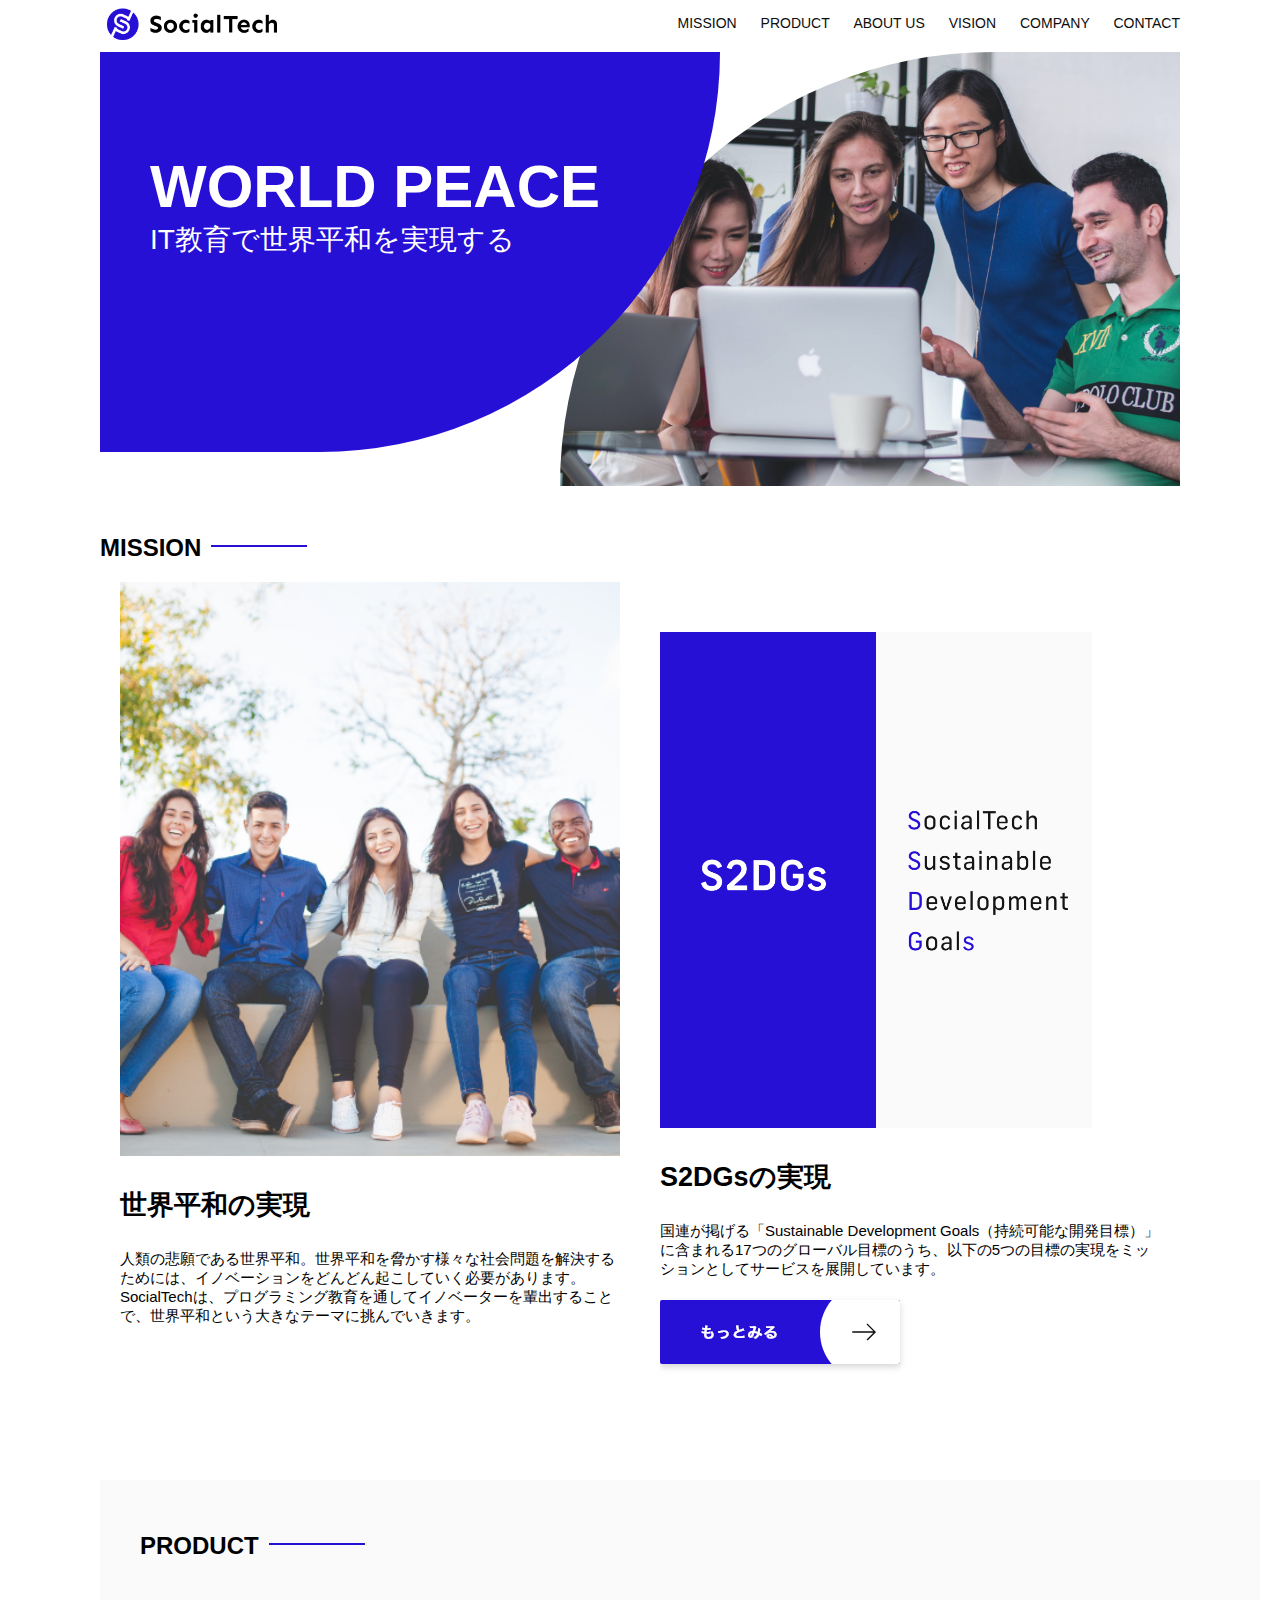
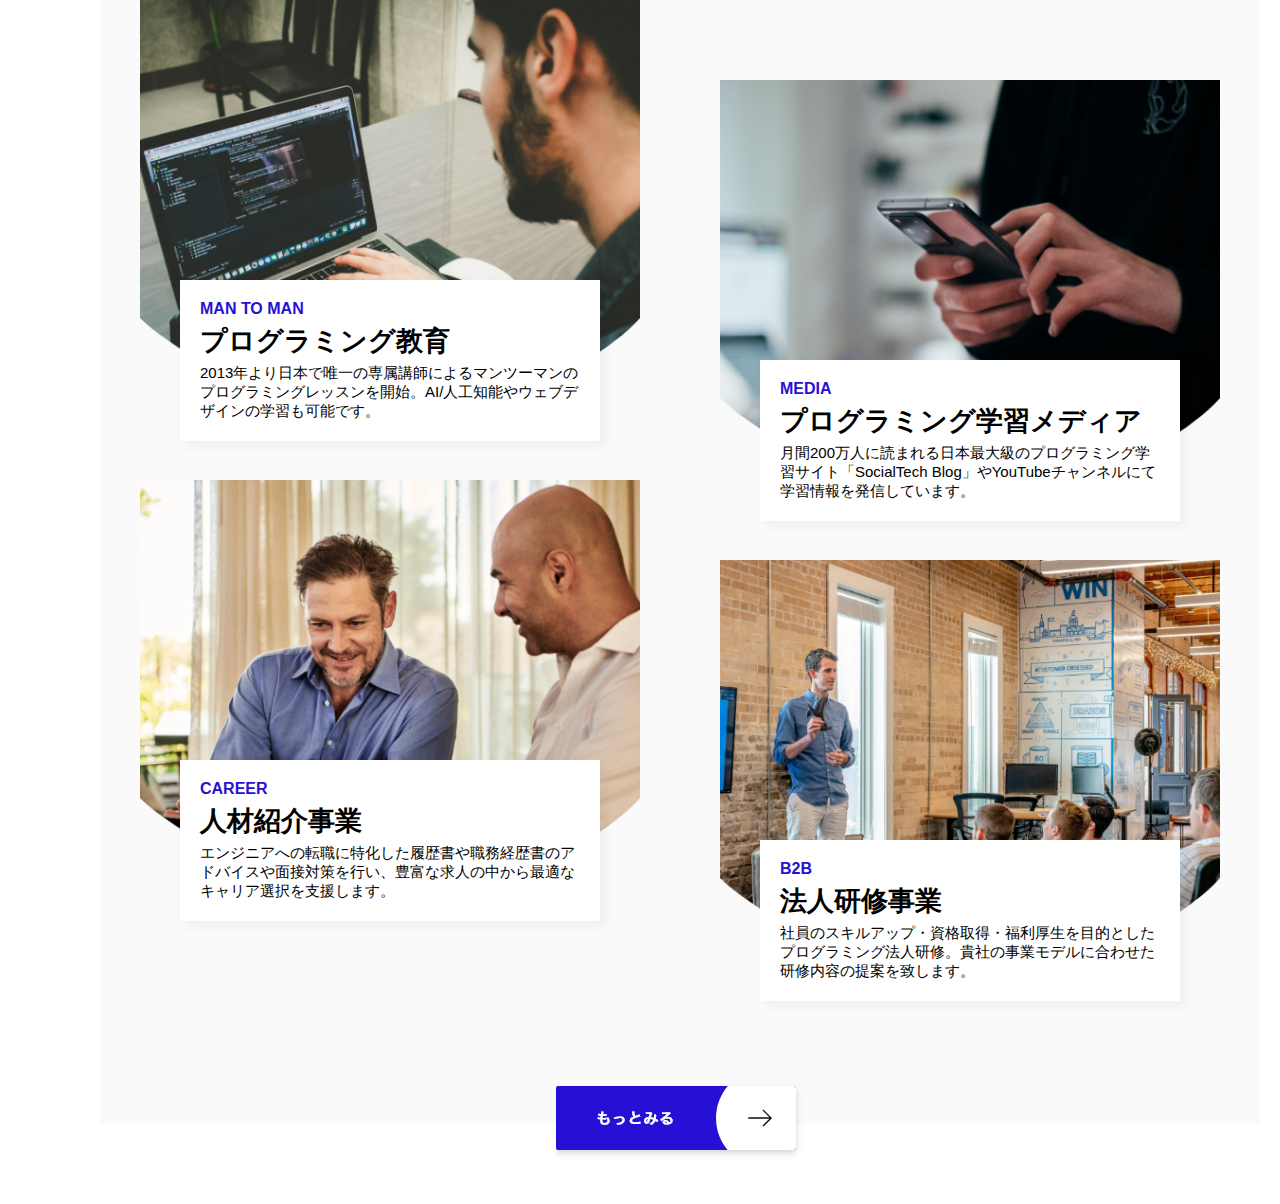
<file: socialtech/index.html>
<!DOCTYPE html>
<html>
<head>
  <title>SocialTech</title>
  <meta charset="utf-8">
  <meta name="description" content="SocialTechはEdTech業界のリーディングカンパニーを目指します。">
  <meta name="viewport" content="width=device-width, initial-scale=1.0">
  <link rel="stylesheet" href="style.css">
</head>
<body>
  <!-- ヘッダー -->
  <header>
    <!-- ロゴ -->
    <a href="index.html" id="logo"><img src="images/logo.png" alt="トップページに戻る"></a>

    <!-- PC用ナビゲーション -->
    <nav id="nav-pc">
      <a href="mission.html">MISSION</a>
      <a href="product.html">PRODUCT</a>
      <a href="index.html#aboutus">ABOUT US</a>
      <a href="index.html#vision">VISION</a>
      <a href="index.html#company">COMPANY</a>
      <a href="index.html#contact">CONTACT</a>
    </nav>
  </header>
  <main>
    <article>
      <!-- メインビジュアル -->
      <section id="main-visual">
         <div id="main-message">
             <h1>WORLD PEACE</h1>
             <p>IT教育で世界平和を実現する</p>
         </div>
         <img src="images/index/index-main.png" alt="PCの周りに集まる多国籍の仲間たち">
      </section>
    </article>
    <!--ミッション-->
    <section id="mission">
       <h2 class="index-h2">MISSION</h2>
      <div id="mission-flex">
        <div>
           <img id="mission-photo" src="images/index/index-mission.png" alt="屋外のベンチで写真を撮影する多国籍の仲間たち">
           <h3>世界平和の実現</h3>
           <p>
             人類の悲願である世界平和。世界平和を脅かす様々な社会問題を解決するためには、イノベーションをどんどん起こしていく必要があります。SocialTechは、プログラミング教育を通してイノベーターを輩出することで、世界平和という大きなテーマに挑んでいきます。
           </p>
        </div>
        <div>
          <img id="s2dgs" src="images/index/s2dgs.png" alt="S2DGs">
          <h3>S2DGsの実現</h3>
          <p>国連が掲げる「Sustainable Development Goals（持続可能な開発目標）」に含まれる17つのグローバル目標のうち、以下の5つの目標の実現をミッションとしてサービスを展開しています。</p>
          <a href="mission.html">
            <img src="images/button-more.png" alt="もっとみる">
          </a>
        </div>
      </div>
    </section>
    <!-- プロダクト -->
    <section id="product">
      <h2 class="index-h2">PRODUCT</h2>
      <div>
        <div id="product-left">
          <div>
            <img class="product-photo" src="images/index/index-mantoman.png" alt="PCでコードを書く男性">
            <div class="product-explain">
              <span>MAN TO MAN</span>
              <h3>プログラミング教育</h3>
              <p>2013年より日本で唯一の専属講師によるマンツーマンのプログラミングレッスンを開始。AI/人工知能やウェブデザインの学習も可能です。</p>
            </div>
          </div>
          <div>
            <img class="product-photo" src="images/index/index-career.png" alt="笑顔で話し合う2人の男性">
            <div class="product-explain">
              <span>CAREER</span>
              <h3>人材紹介事業</h3>
              <p>エンジニアへの転職に特化した履歴書や職務経歴書のアドバイスや面接対策を行い、豊富な求人の中から最適なキャリア選択を支援します。</p>
            </div>
          </div>
        </div>
        <div id="product-right">
          <div>
            <img class="product-photo" src="images/index/index-media.png" alt="スマートフォンを操作する人">
            <div class="product-explain">
              <span>MEDIA</span>
              <h3>プログラミング学習メディア</h3>
              <p>月間200万人に読まれる日本最大級のプログラミング学習サイト「SocialTech Blog」やYouTubeチャンネルにて学習情報を発信しています。</p>
            </div>
          </div>
          <div>
            <img class="product-photo" src="images/index/index-b2b.png" alt="講演中の男性とそれを聴く人々">
            <div class="product-explain">
              <span>B2B</span>
              <h3>法人研修事業</h3>
              <p>社員のスキルアップ・資格取得・福利厚生を目的としたプログラミング法人研修。貴社の事業モデルに合わせた研修内容の提案を致します。</p>
            </div>
          </div>
        </div>
      </div>
      <div>
        <a id="product-more" href="product.html">
          <img src="images/button-more.png" alt="もっとみる">
        </a>
      </div>
    </section>
  </main>
</body>
</html>
</file>
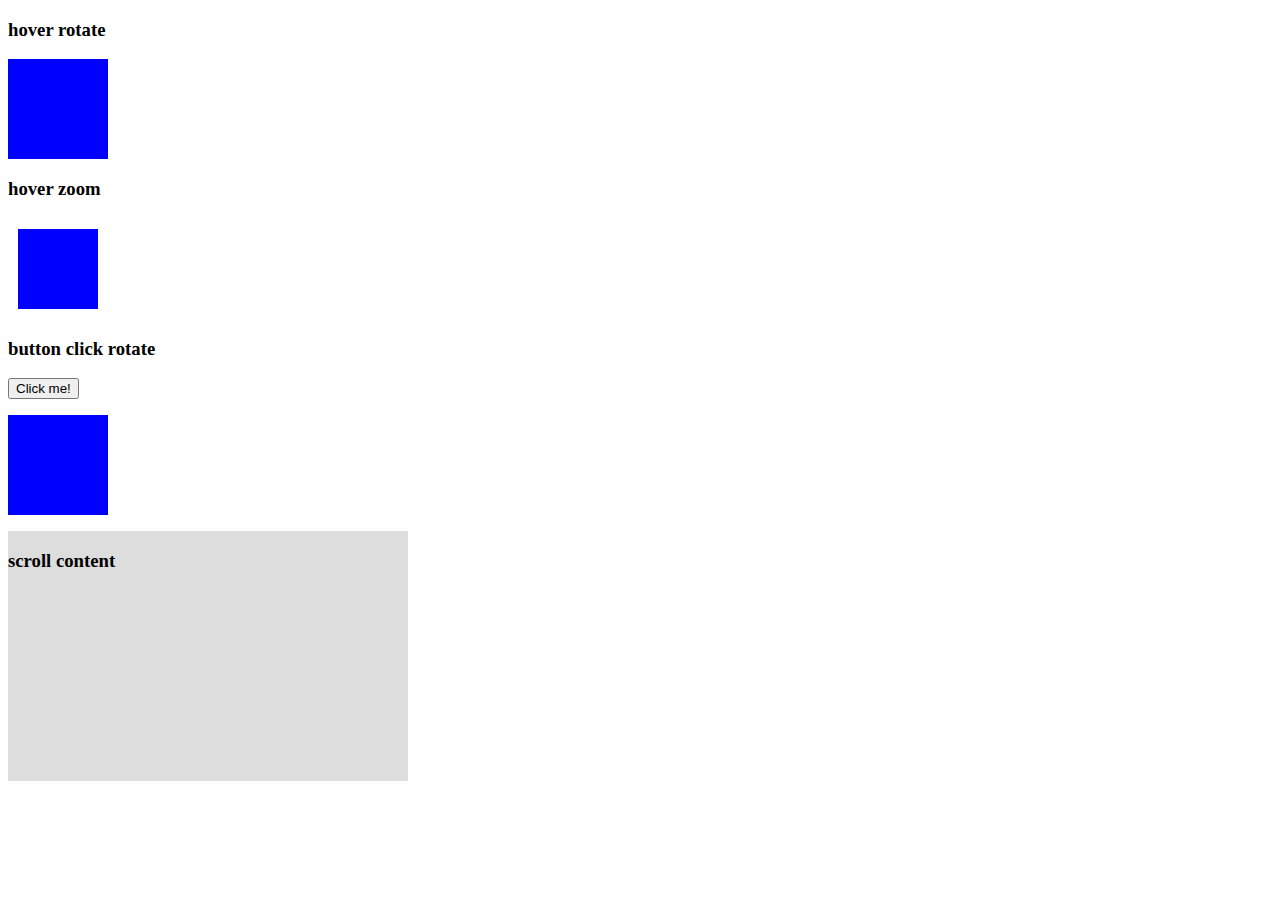
<file: animation.html>
<!DOCTYPE html>
<html>
  <head>
    <link href="./css/animation.css" rel="stylesheet" />
  </head>

  <body>
    <div class="contents">
      <div id="anim_content">
        <h3>hover rotate</h3>
        <div id="hover_rotate" class="box"></div>
        
        <h3>hover zoom</h3>
        <div id="hover_zoom" class="box"></div>
        
        <h3>button click rotate</h3>
        <button id="rotate_button">Click me!</button>
        <div id="click_rotate" class="box"></div>
      </div>
      <div id="scroll_content">
        <h3>scroll content</h3>
        <div class="box scroll-box"></div>
        <div class="spacing"></div>
        <div class="box scroll-box"></div>
        <div class="spacing"></div>
        <div class="box scroll-box"></div>
      </div>
    </div>
    
    <script src="./js/animation.js"></script>
  </body>
</html>
</file>
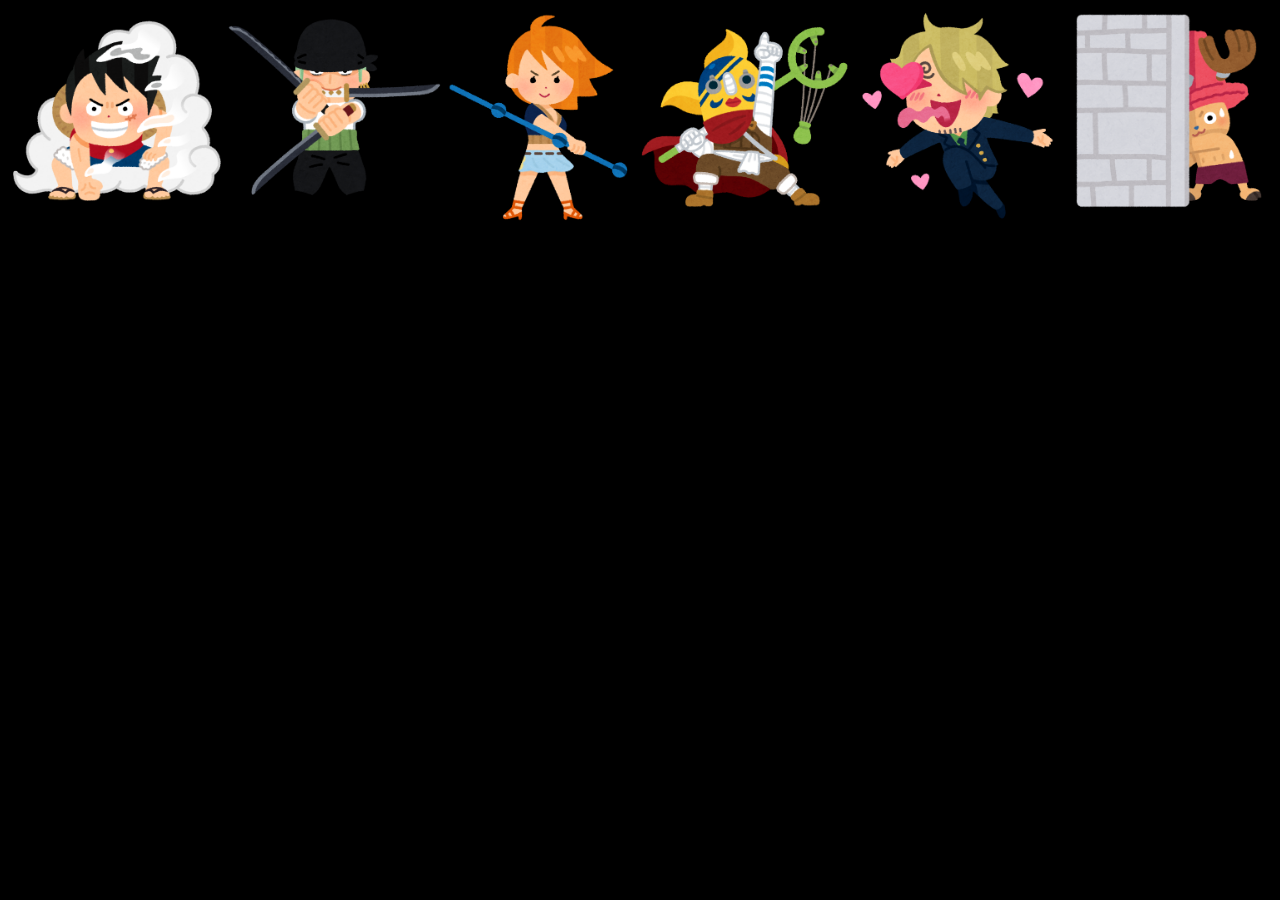
<file: flex_img.html>
<!DOCTYPE html>
<html lang="ja">
    <head>
        <title>Index</title>
        <style>
body {
    background: black;
}
.wrap {
    display: flex;
}

img {
    width: 100%;
}
        </style>
    </head>
    <body>
        <div class="wrap">
            <div class="box1">
                <img src="./images/1.png" />
            </div>
            <div class="box2">
                <img src="./images/2.png" />
            </div>
            <div class="box3">
                <img src="./images/3.png" />
            </div>
            <div class="box4">
                <img src="./images/4.png" />
            </div>
            <div class="box5">
                <img src="./images/5.png" />
            </div>
            <div class="box6">
                <img src="./images/6.png" />
            </div>
        </div>
    </body>
</html>
</file>
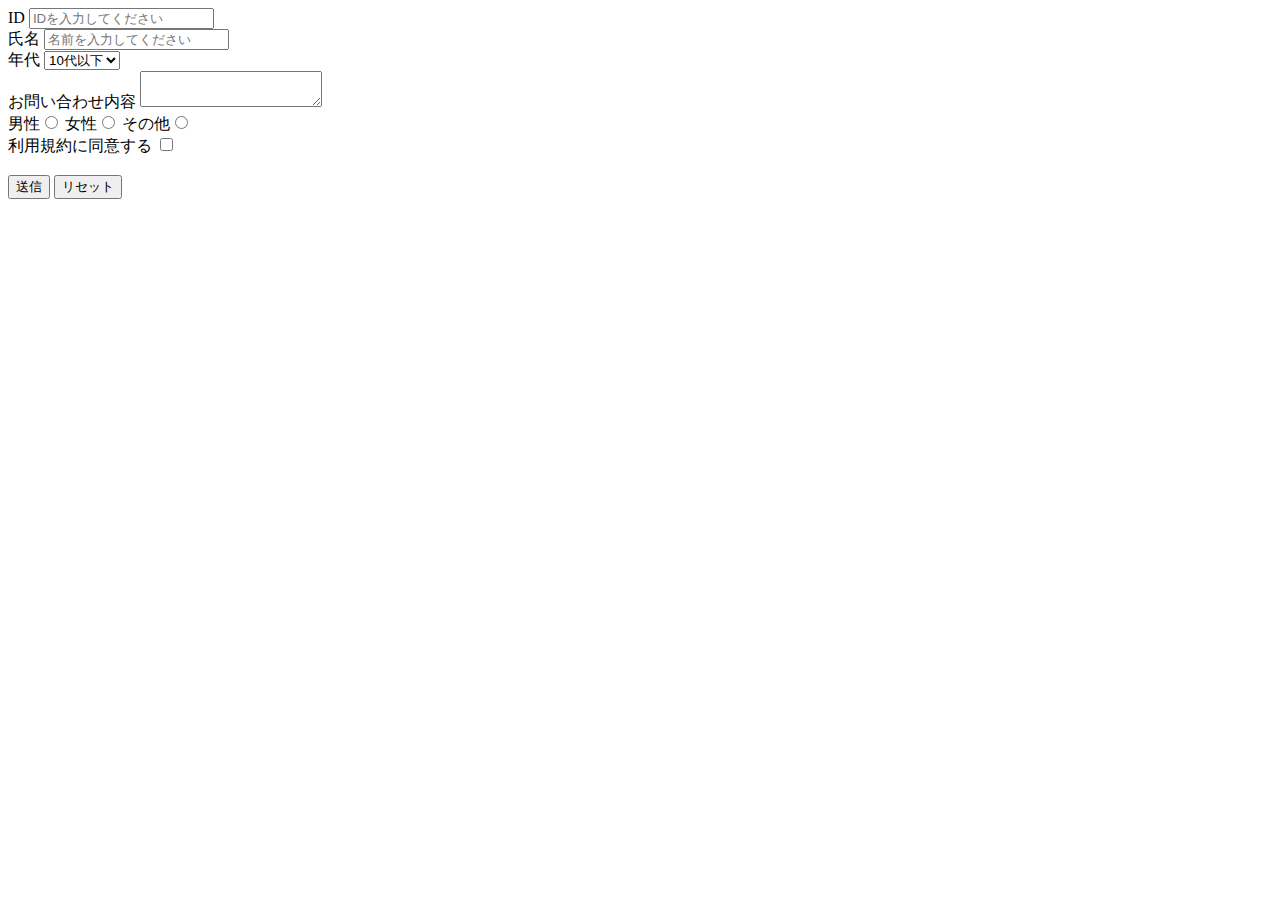
<file: form.html>
<!DOCTYPE html>
<html> 

<body> 
  <form action="https://hashioka.com/contact"> 
    <label for="id">ID</label> 
    <input id="name" type="text" placeholder="IDを入力してください">
    <br> 
    <label for="name">氏名</label> 
    <input id="name" type="text" placeholder="名前を入力してください">
    <br> 

    <label>年代</label> 
    <select> 
      <option>10代以下</option> 
      <option>20代</option> 
      <option>30代</option> 
      <option>40代以上</option> 
    </select>
    <br> 

    <label>お問い合わせ内容</label> 
    <textarea></textarea> 
    <br> 

    <label for="gender_men">男性</label><input id="gender_men" type="radio" name="gender"> 
    <label>女性</label><input type="radio" name="gender"> 
    <label>その他</label><input type="radio" name="gender"> 
    <br> 

    <label for="agree">利用規約に同意する</label> 
    <input type="checkbox" id="agree"> 
    <br> 
    <br> 

    <input type="submit" value="送信"> 
    <input type="reset" value="リセット">
  </form>
</body>

</html>
</file>
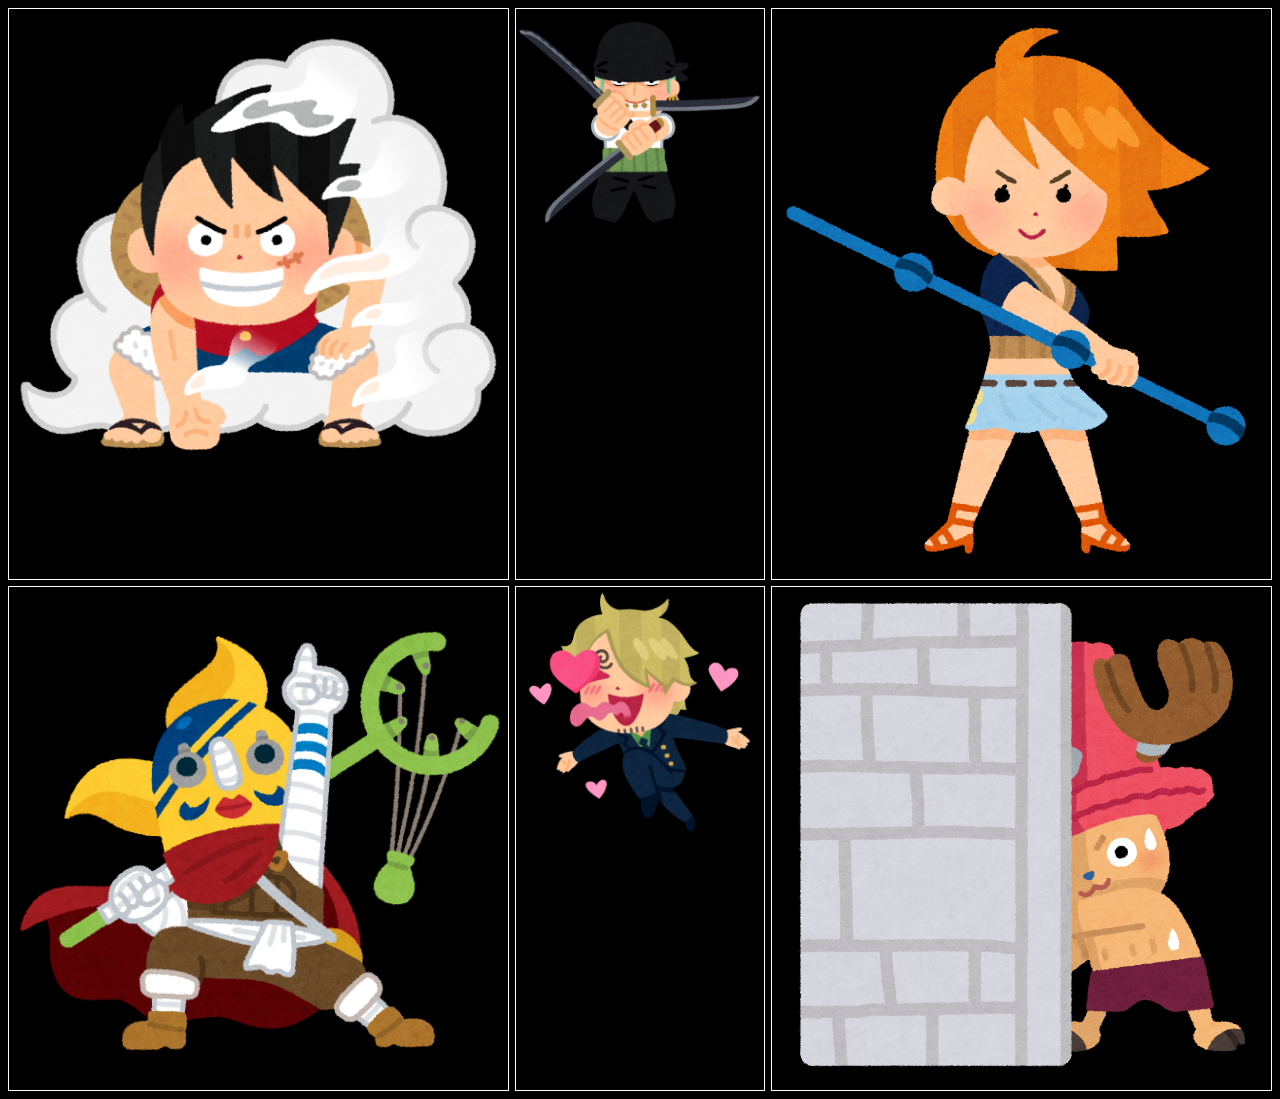
<file: grid_img1.html>
<!DOCTYPE html>
<html lang="ja">
    <head>
        <title>Index</title>
        <style>
body {
    background: black;
}
.wrap {
    display: grid;
    grid-template-columns: 2fr 1fr 2fr;
    /* grid-template-columns: repeat(5, 1fr); */
    gap: 6px 6px;
}
.wrap > div {
    border: solid 1px white;
}

img {
    width: 100%;
}
        </style>
    </head>
    <body>
        <div class="wrap">
            <div class="box1">
                <img src="./images/1.png" />
            </div>
            <div class="box2">
                <img src="./images/2.png" />
            </div>
            <div class="box3">
                <img src="./images/3.png" />
            </div>
            <div class="box4">
                <img src="./images/4.png" />
            </div>
            <div class="box5">
                <img src="./images/5.png" />
            </div>
            <div class="box6">
                <img src="./images/6.png" />
            </div>
        </div>
    </body>
</html>
</file>
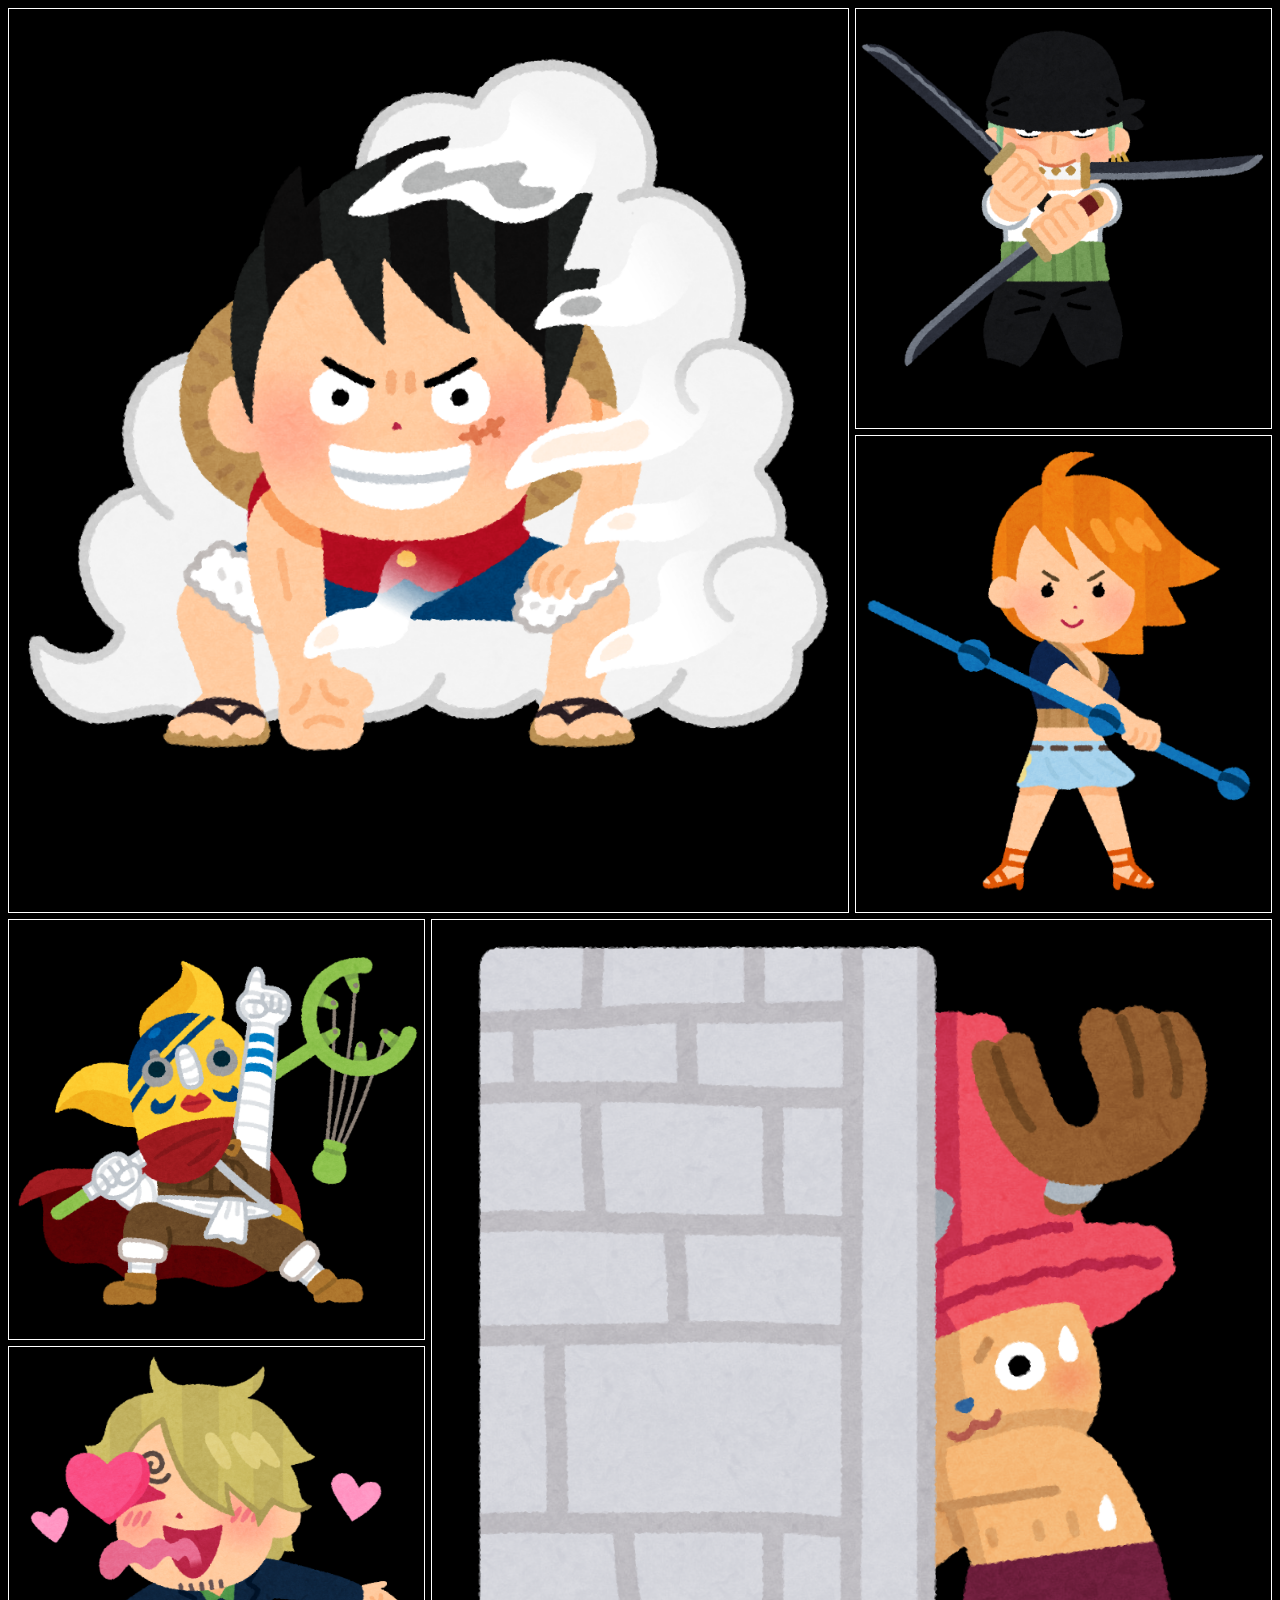
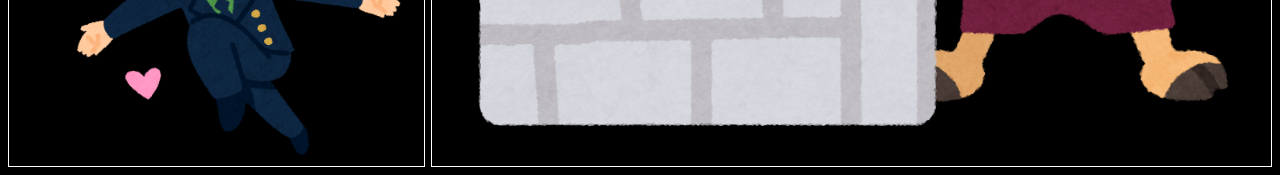
<file: grid_img2.html>
<!DOCTYPE html>
<html lang="ja">
    <head>
        <title>Index</title>
        <style>
body {
    background: black;
}
.wrap {
    display: grid;
    grid-template-columns: repeat(3, 1fr);
    gap: 6px 6px;
}
.wrap > div {
    border: solid 1px white;
}
.box1 {
  grid-column-start: 1;
  grid-column-end: 3;
  grid-row-start: 1;
  grid-row-end: 3;
}
.box6 {
  grid-column-start: 2;
  grid-column-end: 4;
  grid-row-start: 3;
  grid-row-end: 5;
}

img {
    width: 100%;
}
        </style>
    </head>
    <body>
        <div class="wrap">
            <div class="box1">
                <img src="./images/1.png" />
            </div>
            <div class="box2">
                <img src="./images/2.png" />
            </div>
            <div class="box3">
                <img src="./images/3.png" />
            </div>
            <div class="box4">
                <img src="./images/4.png" />
            </div>
            <div class="box5">
                <img src="./images/5.png" />
            </div>
            <div class="box6">
                <img src="./images/6.png" />
            </div>
        </div>
    </body>
</html>
</file>
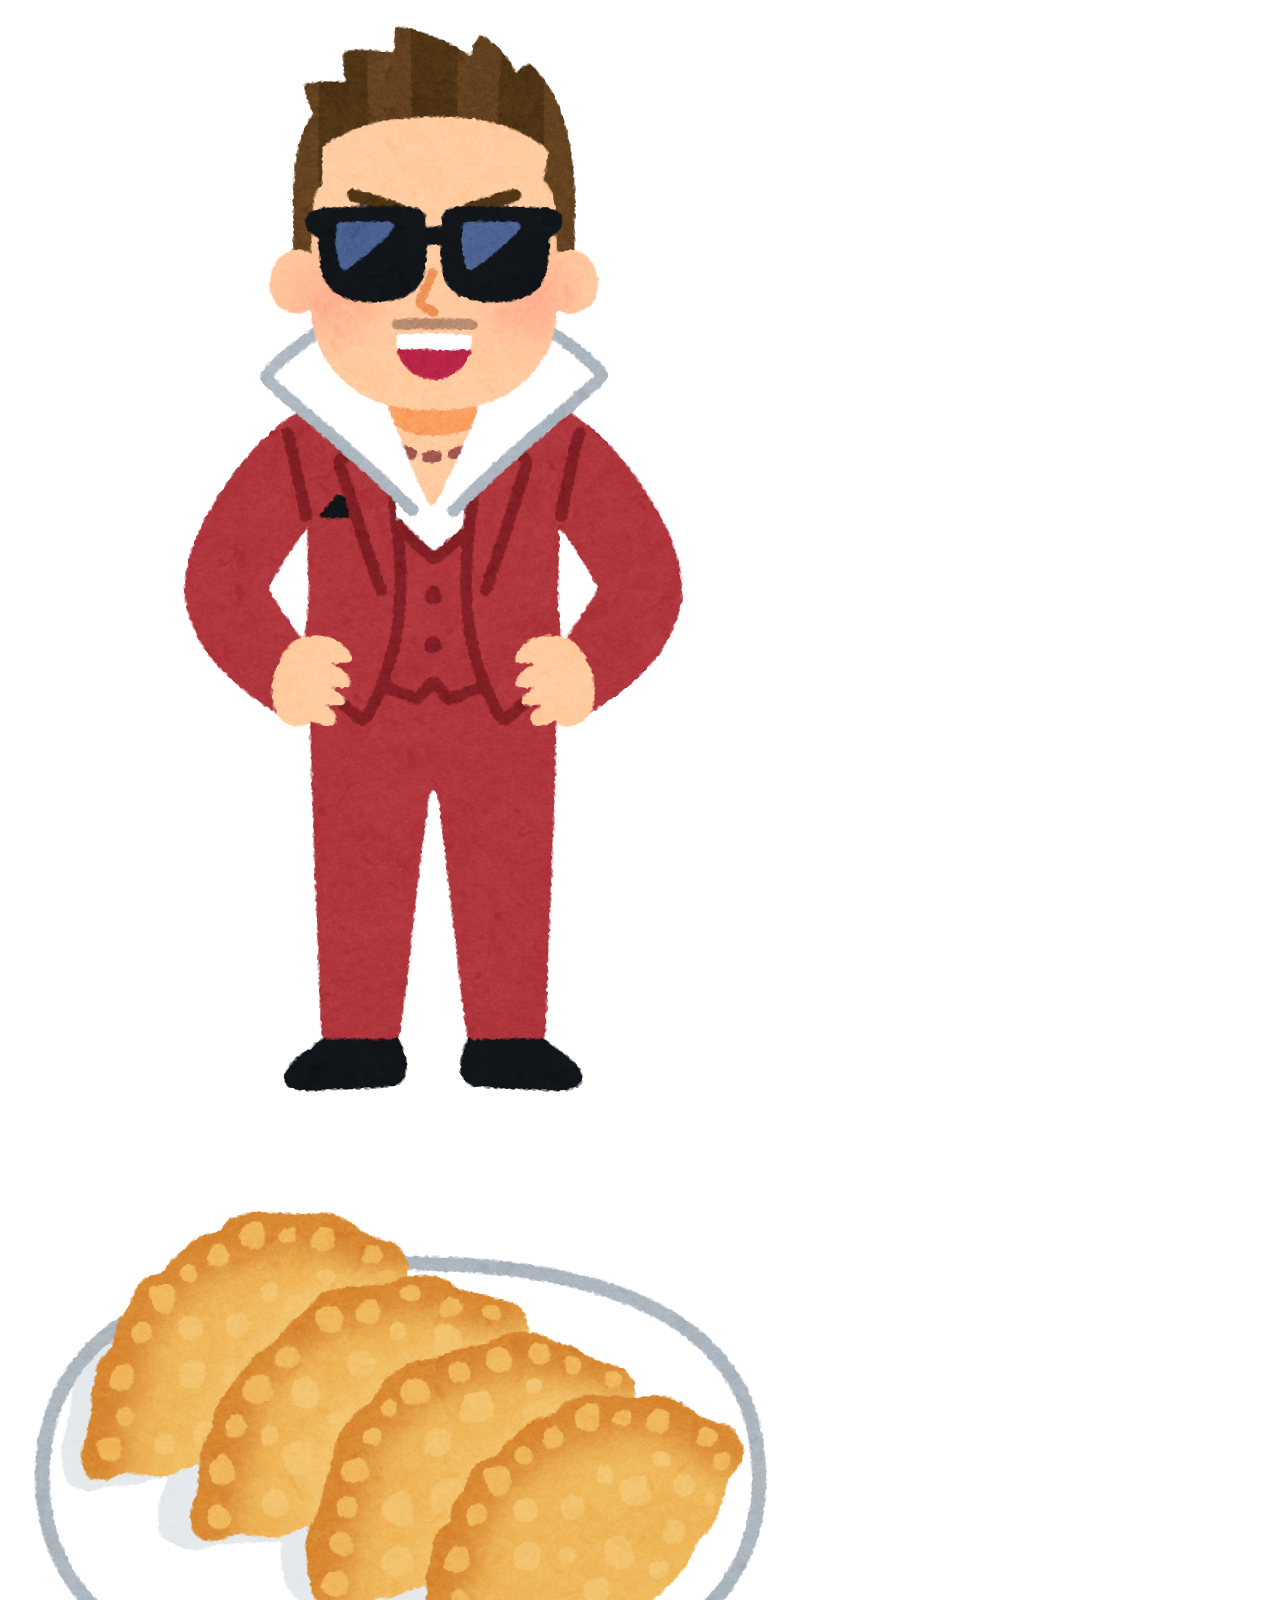
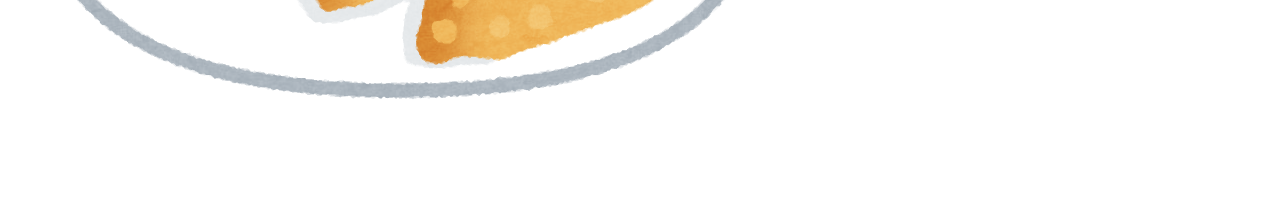
<file: img.html>
<!DOCTYPE html>
<html lang="ja">
    <head>
        <title>Index</title>
    </head>
    <body>
        <div>
            <img src="./images/baseball_bigboss.png" />
        </div>
        <div>
            <img src="./images/foods/food_gyouza_age.png" />
        </div>
    </body>
</html>
</file>
<file: socialtech/style.css>
/* PC、スマホ共通スタイル */
body {
  font-family: "Source Sans Pro", "Hiragino Kaku Gothic ProN", Meiryo, Arial, sans-serif;
}

p {
  font-size: 15px;
}


/*================
 PC用のスタイル 
=================*/
/* 横幅設定 */
body {
  max-width: 1080px;
  min-width: 960px;
  margin: 0 auto 0 auto;
}

/* ヘッダー */
header {
  display: flex;
  justify-content: space-between;
}

/* ナビゲーションのレイアウト */
#nav-pc {
  text-align: right;
  font-size: 14px;
  padding-top: 15px;
}

/* ナビゲーションのリンクの装飾設定 */
#nav-pc > a {
  text-decoration: none;
  margin-left: 20px;
}
#nav-pc > a:link {
  color: #0d0d0d;
}
#nav-pc > a:visited {
  color: #0d0d0d;
}
#nav-pc > a:hover {
  color: #0d0d0d;
  text-decoration: underline;
}
#nav-pc > a:active {
  color: #0d0d0d;
}

/* メインビジュアル*/
#main-visual {
  position: relative;
  height: 400px;
}

#main-message {
  position: absolute;
  top: 0;
  left: 0;
  background-color: #2710d5;
  color: #ffffff;
  border-radius: 0 0 476px 0;
  max-width: 620px;
  height: 100%;
  width: 100%;
  z-index: 11;
}

#main-message > h1 {
  font-size: 60px;
  font-weight: bold;
  margin: 100px 0 0 50px;
}
#main-message > p { 
  font-size: 28px;
  margin: 0 0 0 50px;
}

#main-visual > img {
  max-width: 620px;
  border-radius: 476px 0 0 0;
  position: absolute;
  top: 0;
  right: 0;
  z-index: 10;
}

/* 見出し */
h2 {
  margin: 40px 0 0 0;
}

h2::after {
  content: url("images/line.png");
  margin-left: 10px;
}

h3 {
  font-size: 27px;
}

/* ミッション */
#mission {
  margin: 80px auto 80px auto;
  width: 100%;
}

#mission-flex {
  width: 100%;
  display: flex;
}

#mission-flex > div {
  width: 50%;
  margin: 20px;
}

#mission-photo {
  width: 100%;
}

#s2dgs {
  margin-top: 50px;
}

/* プロダクト */
#product {
  background-color: #fafafa;
  width: 100%;
  margin: 80px 0 80px 0;
  padding: 10px 40px 0px 40px;
}

/* 外枠 */
#product > div {
  margin-top: 40px;
  display: flex;
}

/* 左のカラム */
#product-left {
  width: 50%;
  margin-right: 20px;
}

/* 右のカラム */
#product-right {
  width: 50%;
  margin-left: 20px;
  margin-top: 80px;
}

/* 画像＋説明の枠 */
#product-left > div {
  position: relative;
  height: 480px;
  margin-right: 20px;
}
#product-right > div {
  position: relative;
  height: 480px;
  margin-left: 20px;
}

/* 画像 */
.product-photo {
  width: 100%;
}

/* 説明文の枠 */
.product-explain {
  background-color: #ffffff;
  position: absolute;
  left: 0;
  top: 280px;
  margin: 0 40px 0 40px;
  padding: 20px;
  box-shadow: 5px 5px 10px rgba(0, 0, 0, 0.05);
}

/* 説明文の英語 */
.product-explain > span {
  color: #2710d5;
  font-weight: bold;
  font-size: 16px;
  margin: 0;
}

/* 説明文の見出し */
.product-explain > h3 {
  margin: 5px 0 5px 0;
}

/* 説明文 */
.product-explain > p {
  margin: 0;
}

/* 「もっとみる」ボタン */
#product-more {
  margin: 0 auto -42px auto;
}
</file>
<file: css/animation.css>
/********** common styles **********/
body {
  overflow: auto;
}
#scroll_content {
  position: relative;
  width: 400px;
  height: 250px;
  background: #ddd;
  overflow: auto;
}
.spacing {
  width: 100%;
  height: 250px;
}
.box {
  background: blue;
  width: 100px;
  height: 100px;
  margin: 1rem 0;
}


/********** animations **********/
@keyframes fadein-anim {
  0% {
    opacity: 0;
    transform:translateX(-100px);
  }
  100% {
    opacity: 1;
    transform:translateX(0px);
  }
}
@keyframes rotate-anim {
  0% {transform: rotate(0deg);}
  100% {transform: rotate(360deg);}
}
@keyframes zoom-anim {
  0% {transform: scale(0.8);}
  100% {transform: scale(1);}
}


/********** hovers **********/
#hover_rotate:hover {
  animation: rotate-anim .5s ease-out forwards;
}
#hover_zoom {
  transform: scale(0.8);
}
#hover_zoom:hover {
  animation: zoom-anim .2s linear forwards;
}


/********** button clicks **********/
#click_rotate.rotate {
  animation: rotate-anim .5s ease-out forwards;
}


/********** scrolls **********/
.scroll-box {
  width: 200px;
  opacity: 0;
  transform:translateX(-100px);
}
.fade-in {
  animation: fadein-anim 1s ease-out forwards;
}
</file>
